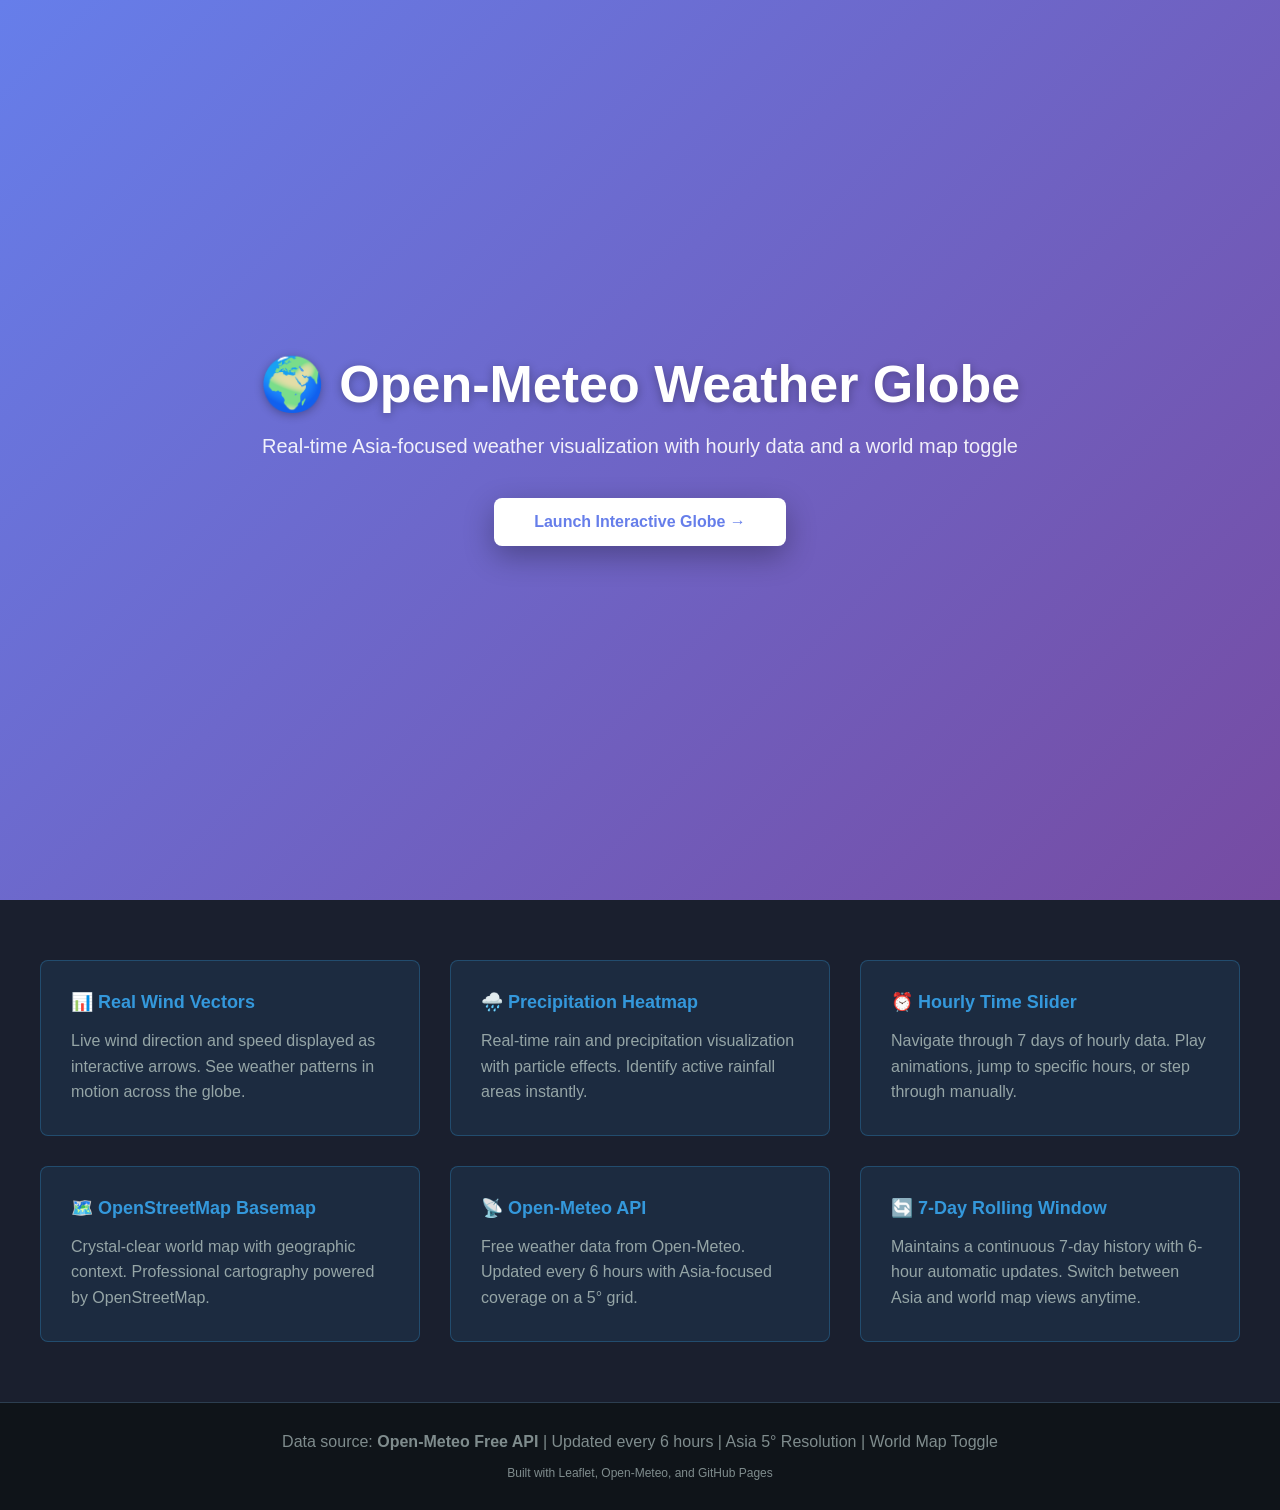
<file: docs/index.html>
<!DOCTYPE html>
<html lang="en">
<head>
    <meta charset="UTF-8">
    <meta name="viewport" content="width=device-width, initial-scale=1.0">
    <title>Open-Meteo Weather - Live Global Visualization</title>
    <style>
        * { margin: 0; padding: 0; box-sizing: border-box; }
        body { font-family: -apple-system, BlinkMacSystemFont, 'Segoe UI', Roboto, Oxygen, Ubuntu, sans-serif; background: #0f1419; color: #ecf0f1; }
        .hero { min-height: 100vh; background: linear-gradient(135deg, #667eea 0%, #764ba2 100%); display: flex; align-items: center; justify-content: center; text-align: center; padding: 40px 20px; }
        .hero-content h1 { font-size: 52px; font-weight: 700; margin-bottom: 20px; color: white; text-shadow: 0 2px 10px rgba(0,0,0,0.3); }
        .hero-content p { font-size: 20px; color: rgba(255,255,255,0.9); margin-bottom: 40px; }
        .cta-button { display: inline-block; padding: 15px 40px; background: white; color: #667eea; font-weight: 700; border-radius: 8px; text-decoration: none; transition: all 0.3s; box-shadow: 0 10px 30px rgba(0,0,0,0.3); }
        .cta-button:hover { transform: translateY(-3px); box-shadow: 0 15px 40px rgba(0,0,0,0.4); }
        .features { background: #1a1f2e; padding: 60px 40px; }
        .features-grid { max-width: 1200px; margin: 0 auto; display: grid; grid-template-columns: repeat(auto-fit, minmax(300px, 1fr)); gap: 30px; }
        .feature-card { background: rgba(52, 152, 219, 0.1); border: 1px solid rgba(52, 152, 219, 0.3); border-radius: 8px; padding: 30px; }
        .feature-card h3 { font-size: 18px; margin-bottom: 15px; color: #3498db; }
        .feature-card p { color: #95a5a6; line-height: 1.6; }
        .footer { text-align: center; padding: 30px; background: #0f1419; color: #7f8c8d; border-top: 1px solid #2c3e50; }
    </style>
</head>
<body>
    <section class="hero">
        <div class="hero-content">
            <h1>🌍 Open-Meteo Weather Globe</h1>
            <p>Real-time Asia-focused weather visualization with hourly data and a world map toggle</p>
            <a href="pages/globe.html" class="cta-button">Launch Interactive Globe →</a>
        </div>
    </section>
    
    <section class="features">
        <div class="features-grid">
            <div class="feature-card">
                <h3>📊 Real Wind Vectors</h3>
                <p>Live wind direction and speed displayed as interactive arrows. See weather patterns in motion across the globe.</p>
            </div>
            
            <div class="feature-card">
                <h3>🌧️ Precipitation Heatmap</h3>
                <p>Real-time rain and precipitation visualization with particle effects. Identify active rainfall areas instantly.</p>
            </div>
            
            <div class="feature-card">
                <h3>⏰ Hourly Time Slider</h3>
                <p>Navigate through 7 days of hourly data. Play animations, jump to specific hours, or step through manually.</p>
            </div>
            
            <div class="feature-card">
                <h3>🗺️ OpenStreetMap Basemap</h3>
                <p>Crystal-clear world map with geographic context. Professional cartography powered by OpenStreetMap.</p>
            </div>
            
            <div class="feature-card">
                <h3>📡 Open-Meteo API</h3>
                <p>Free weather data from Open-Meteo. Updated every 6 hours with Asia-focused coverage on a 5° grid.</p>
            </div>
            
            <div class="feature-card">
                <h3>🔄 7-Day Rolling Window</h3>
                <p>Maintains a continuous 7-day history with 6-hour automatic updates. Switch between Asia and world map views anytime.</p>
            </div>
        </div>
    </section>
    
    <section class="footer">
        <p>Data source: <strong>Open-Meteo Free API</strong> | Updated every 6 hours | Asia 5° Resolution | World Map Toggle</p>
        <p style="margin-top: 15px; font-size: 12px;">Built with Leaflet, Open-Meteo, and GitHub Pages</p>
    </section>
</body>
</html>
</file>
